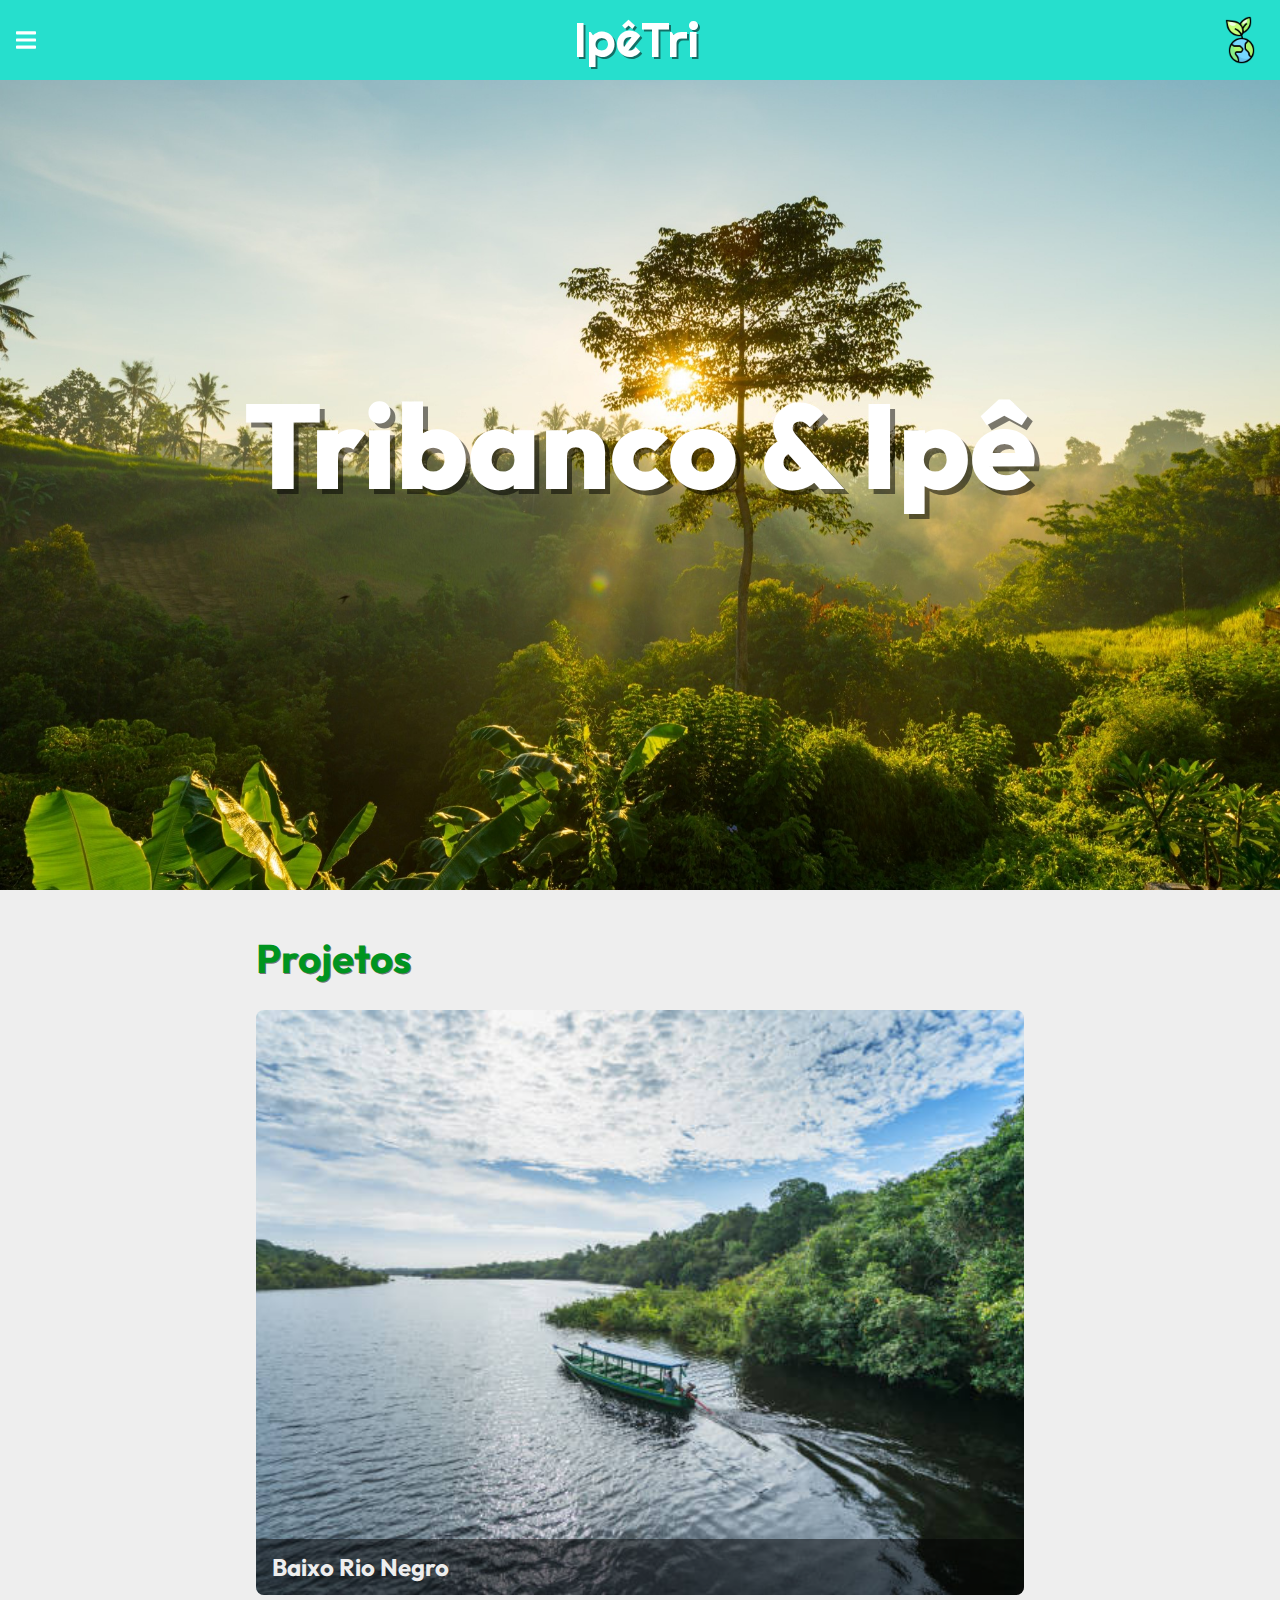
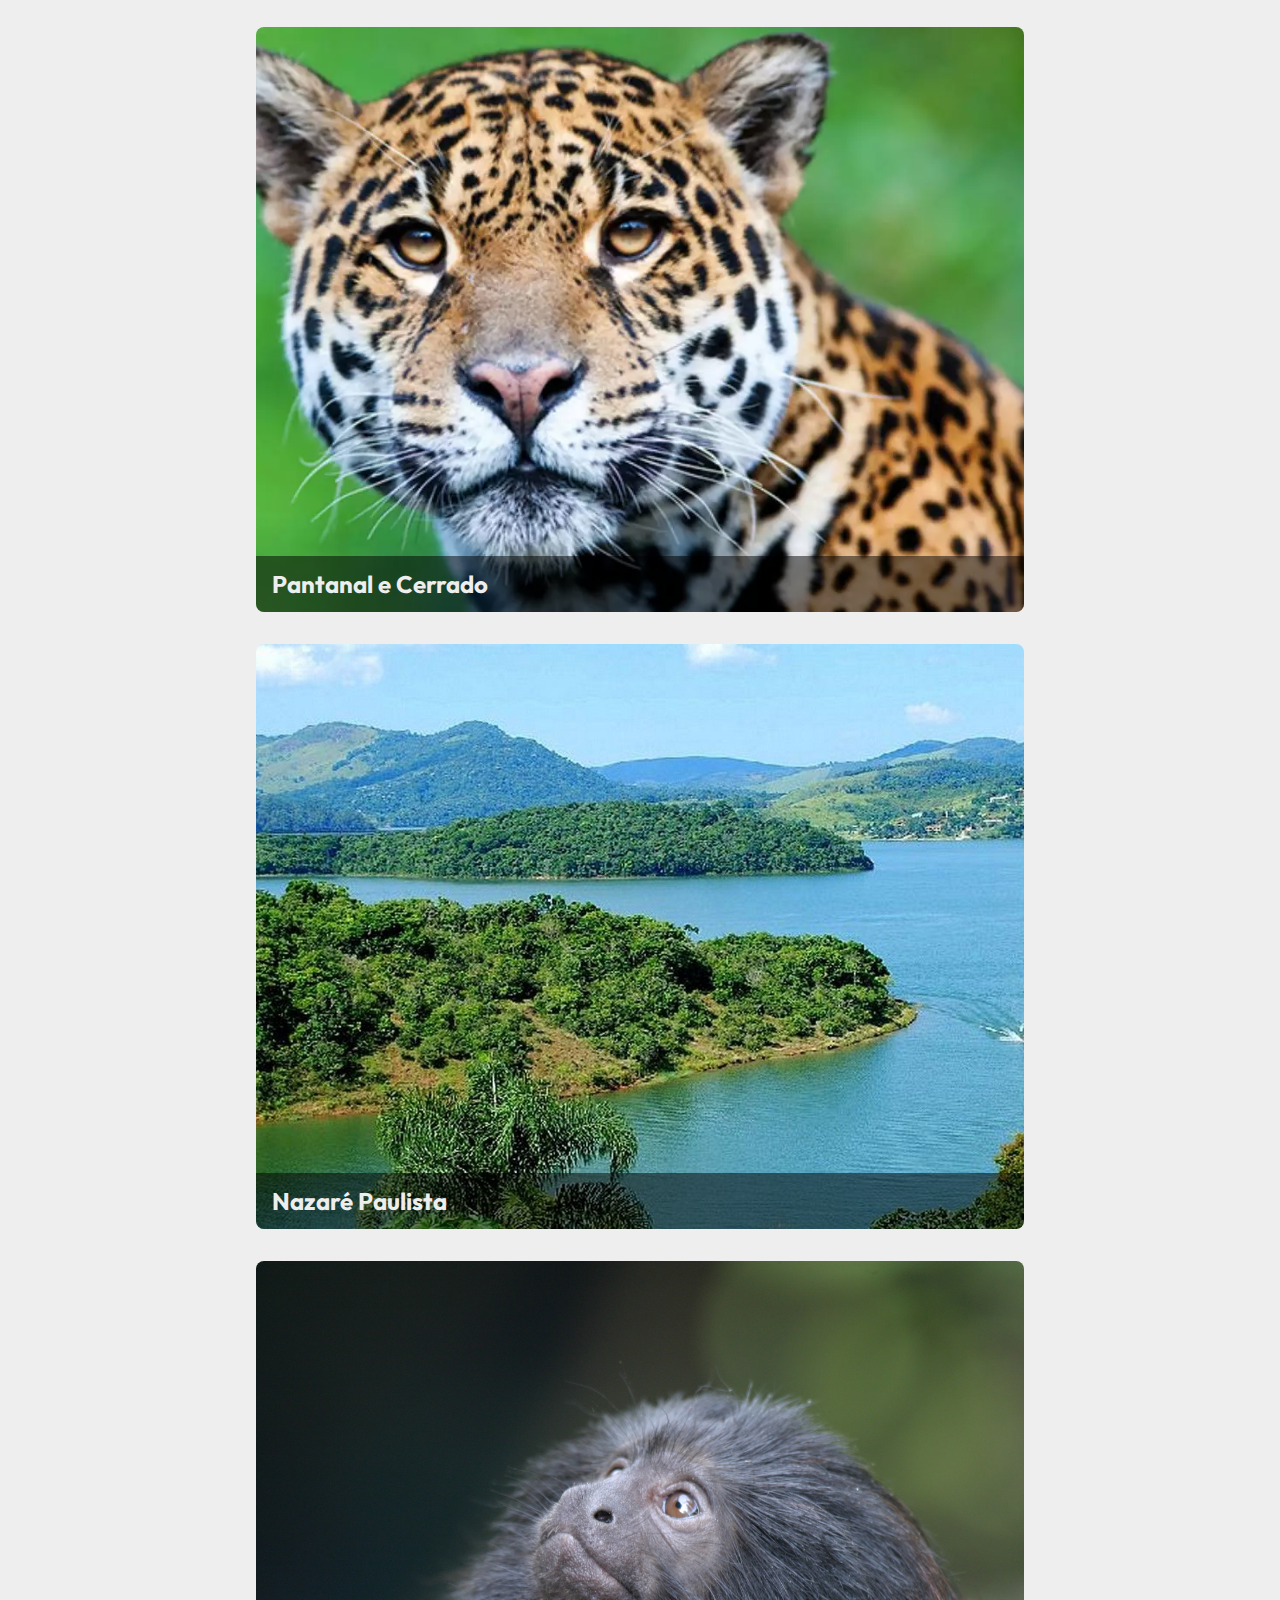
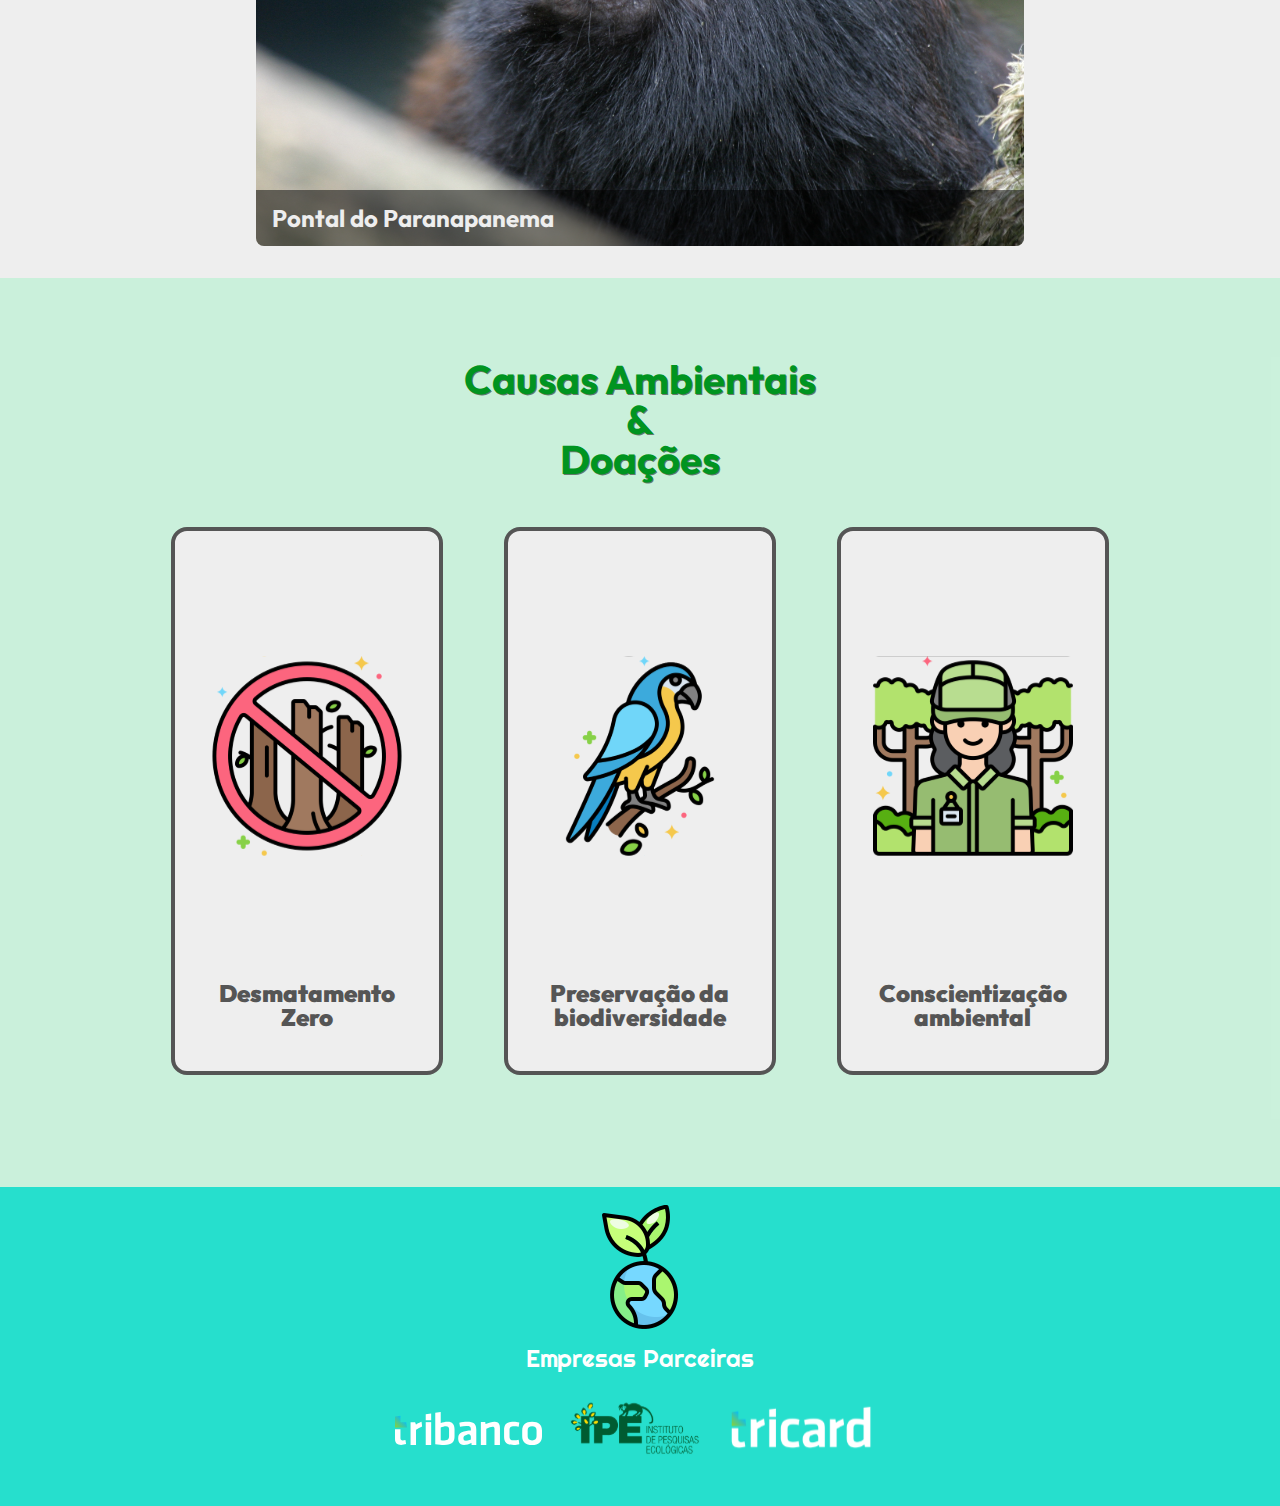
<file: projeto/index.html>
<!DOCTYPE html>
<html lang="pt-br">

<head>
    <meta charset="UTF-8">
    <meta http-equiv="X-UA-Compatible" content="IE=edge">
    <meta name="viewport" content="width=device-width, initial-scale=1.0">
    <link rel="stylesheet" href="./assets/css/reset.css">
    <link rel="stylesheet" href="./assets/css/cabecalho.css">
    <link rel="stylesheet" href="./assets/css/menu-lateral.css">
    <link rel="stylesheet" href="./assets/css/principal.css">
    <link rel="stylesheet" href="./assets/css/rodape.css">
    <link rel="shortcut icon" href="./assets/img/folha.ico">
    <link rel="preconnect" href="https://fonts.googleapis.com">
    <link rel="preconnect" href="https://fonts.gstatic.com" crossorigin>
    <link href="https://fonts.googleapis.com/css2?family=Righteous&display=swap" rel="stylesheet">
    <link rel="preconnect" href="https://fonts.googleapis.com">
    <link rel="preconnect" href="https://fonts.gstatic.com" crossorigin>
    <link href="https://fonts.googleapis.com/css2?family=Outfit&display=swap" rel="stylesheet">

    <title>IpêTri</title>
</head>

<body>
    <header class="cabecalho">
        <img src="./assets/img/icone-menu.svg" alt=" Icone de menu" class="cabecalho__icone-menu">
        <h1 class="cabecalho__titulo-principal">IpêTri</h1>
        <img src="./assets/img/logo.png" alt="Logo" class="cabecalho__logo">
    </header>
    <nav class="menu-lateral">
        <img src="./assets/img/logo.png" alt="Logo" class="menu-lateral__logo">

        <a href="#inicio" class="menu-lateral__link  menu-lateral__link--ativo">Início</a>
        <a href="#projeto" class="menu-lateral__link ">Projetos</a>
        <a href="#causas-ambientais" class="menu-lateral__link ">Causas ambientais <br> & Doações</a>
        <a href="./parceria.html" class="menu-lateral__link ">Sobre a parceria</a>
        <a href="./cadastro.html" class=" menu-lateral__link-cadastro-entrar ">Cadastrar <br>
            Entrar</a>
    </nav>

    <main class="principal">

        <input type="search" class="barra-pesquisa" placeholder="Pesquisar...">
        <section class="principal__post-principal" id="inicio">
            <a class="link" href="./parceria.html">
                <img src="./assets/img/banner-principal.jpg" alt="Imagem de uma floresta" class="banner-principal">
                <p class="titulo__post-principal">Tribanco & Ipê</p>
            </a>
        </section>
        <section class="principal__projeto" id="projeto">

            <h2 class="projeto__titulo">Projetos</h2>
            <div class="projetos">
                <div class=" projeto projeto1">
                    <img src="./assets/img/baixo-rio-negro.jpg" alt="Imagem de uma floresta"
                        class="banner-secundario banner-secundario1">
                    <p class="projeto__texto texto1">O IPÊ – Instituto de Pesquisas Ecológicas atua desde o ano 2000 na
                        região
                        Amazônica, mais especificamente na região do baixo Rio Negro, realizando projetos que visam à
                        conservação da biodiversidade e a sustentabilidade socioambiental do mosaico de unidades de
                        conservação situado nesta região, com cerca de 1,800,000 hectares, atuando nas seguintes
                        unidades: Estação Ecológica de Anavilhanas; Parques Estaduais do Rio Negro - Setor Norte e Setor
                        Sul, APA Estadual da Margem Esquerda do Rio Negro - Setor Aturiá-Apuazinho e APA Estadual da
                        Margem Direita do Rio Negro - Setor Puduari-Solimões; Reserva de Desenvolvimento Sustentável
                        Municipal do Tupé.</p>
                    <p class="titulo__post-secundario">Baixo Rio Negro</p>

                </div>
                <div class=" projeto projeto2">
                    <img src="./assets/img/pantanal-cerrado.jpg" alt="Imagem de uma onça"
                        class="banner-secundario banner-secundario2">
                    <p class="projeto__texto texto2 ">
                        O Pantanal é uma das maiores áreas de wetlands contínuas do planeta e cobre cerca de 160.000 km²
                        de planícies alagáveis de baixa altitude. A vegetação sofre influência de quatro biomas:
                        Floresta Amazônica, Cerrado (predominante), Chaco e Mata Atlântica. No bioma, o IPÊ desenvolve a
                        Iniciativa Nacional de Conservação da Anta Brasileira.
                    </p>
                    <p class="titulo__post-secundario">Pantanal e Cerrado</p>
                </div>
                <div class=" projeto projeto3">
                    <img src="./assets/img/nazare-paulista.jpg" alt="Imagem de uma rio"
                        class="banner-secundario banner-secundario3">
                    <p class="projeto__texto texto3 ">
                        A sede do IPÊ está em Nazaré Paulista, localizada a menos de 100 quilômetros de distância da
                        cidade de São Paulo. Este município destaca-se pelas belezas cênicas e naturais, além de fazer
                        parte de uma região estratégica para o uso e a conservação de recursos socio-ambientais como a
                        água e a Mata Atlântica. É nesse local que se encontram os reservatórios do Sistema Cantareira,
                        responsável pelo fornecimento de água a quase dez por cento da população brasileira. Para ajudar
                        a conservar esses recursos, o IPÊ desenvolve projetos de pesquisa e educação ambiental,
                        atrelados a ações de conservação na região. Os principais temas dos projetos desenvolvidos em
                        Nazaré são: restauração de áreas de Mata Atlântica, conservação de mamíferos silvestres,
                        serviços ecossistêmicos e negócios sustentáveis.
                    </p>
                    <p class="titulo__post-secundario">Nazaré Paulista</p>
                </div>

                <div class=" projeto projeto4">
                    <img src="./assets/img/pontal-do-pararema.jpg" alt="Imagem de uma floresta"
                        class="banner-secundario banner-secundario4">
                    <p class="projeto__texto texto4 ">Em 1942, foi criada a "Grande Reserva do Pontal do Paranapanema",
                        localizada no extremo oeste do Estado de São Paulo, para proteger 247 mil hectares de florestas.
                        Porém, nos anos seguintes, essa unidade de conservação foi submetida a um intenso processo de
                        fragmentação florestal associado a conflitos fundiários e ocupações de terras por grandes
                        fazendeiros.</p>
                    <p class="titulo__post-secundario">Pontal do Paranapanema</p>
                </div>
            </div>
        </section>
        <section class="projeto__causas-ambientais">
            <h2 class="causas-ambientais__titulo" id="causas-ambientais">Causas Ambientais<br> & <br> Doações</h2>
            <div class="causas-ambientais">
                <div class=" causa-ambiental desmatamento ">
                    <img src="./assets/img/desmatamento.svg" alt="Imagem de uma floresta"
                        class="causas-ambientais__imagem desmatamento__img">
                    <h3 class="titulo__imagem desmatamento__titulo">Desmatamento Zero</h3>
                </div>
                <div class="desmatamento__doacao displaynone">
                    <p class="desmatamento__texto ">Uma das maiores ameaças ao meio ambiente é o desmatamento
                        e a
                        degradação das florestas. No Brasil, esta situação é particularmente preocupante, já que a
                        Amazônia — que concentra boa parte das nossas maiores riquezas naturais — tem árvores derrubadas
                        diariamente. Estima-se que, por ano, ocorra a perda de 5 mil quilômetros quadrados da floresta.
                        Se nada for feito, no fim do século só terá restado metade da floresta amazônica que conhecemos
                        hoje.
                        <br><br>
                        Entre as consequências do desmatamento, destaque para a perda da
                        biodiversidade e para as mudanças climáticas. Segundo especialistas, a seca enfrentada pela
                        região sudeste brasileira nos últimos anos é reflexo do crescente desmatamento da Amazônia, que
                        influencia na evaporação de água e nas chuvas que ocorrem nos estados da região.
                    </p>
                    <a href="./perfil.html" class="botao-link"> <button type="button" class="desmatamento__botao ">Doe
                            agora para essa causa</button> </a>
                </div>
                <div class="causa-ambiental preservacao">
                    <img src="./assets/img/arara.svg" alt="Imagem de uma floresta"
                        class="causas-ambientais__imagem preservacao__img">
                    <h3 class="titulo__imagem preservacao__titulo ">Preservação da biodiversidade</h3>
                </div>
                <div class="preservacao__doacao displaynone">
                    <p class="preservacao__texto ">Preservação do meio ambiente refere-se ao conjunto de práticas que
                        visam proteger a natureza das ações que provocam danos ao meio ambiente.
                        <br><br>
                        Devido ao atual modelo econômico, baseado em elevados níveis de consumo, o ser humano tem
                        causado inúmeros prejuízos para a flora e fauna no planeta, ocasionando desequilíbrios
                        ambientais irreversíveis.
                    </p>
                    <a href="./perfil.html" class="botao-link"><button type="button" class="preservacao__botao ">Doe
                            agora para essa causa</button></a>
                </div>
                <div class=" causa-ambiental concientizacao">
                    <img src="./assets/img/concientizacao.svg" alt="Imagem de uma floresta"
                        class="causas-ambientais__imagem concientizacao__img">
                    <h3 class="titulo__imagem concientizacao__titulo">Conscientização ambiental</h3>
                </div>
                <div class="concientizacao__doacao displaynone">
                    <p class="concientizacao__texto">Nosso planeta está passando por alterações climáticas muito
                        sérias. Recursos naturais importantes estão se esgotando e desastres ecológicos, como o
                        derramamento de óleo na costa brasileira, têm sido cada vez mais frequentes. Tudo isso devido à
                        ação do ser humano. Por isso, hoje em dia, ter consciência ambiental é uma obrigatoriedade.
                        <br><br>
                        Afinal de contas, precisamos entender por que esses fenômenos acontecem e de que forma podemos
                        ajudar a resolver o problema.
                    </p>
                    <a href="./perfil.html" class="botao-link"><button type="button" class="concientizacao__botao ">Doe
                            agora para essa causa</button></a>
                </div>
        </section>
    </main>
    <footer class="rodape">
        <img src="./assets/img/logo.png" alt="Logo IpêTri">
        <h2 class="empresas__titulo">Empresas Parceiras</h2>
        <div class="empresas">
            <img src="./assets/img/logo-branco-tribanco.svg" alt="Logo Tribanco" class="rodape__logo-empresa">
            <img src="./assets/img/logo-ipe.svg" alt="Logo Ipê" class="rodape__logo-empresa">
            <img src="./assets/img/logo-branco-tricard.svg" alt="Logo Tricard" class="rodape__logo-empresa">
        </div>
    </footer>
    <script src="./assets/JS/menu-lateral.js"></script>
    <script src="./assets/JS/projetos.js"></script>
    <script src="./assets/JS/causas-doacoes.js"></script>
</body>

</html>
</file>
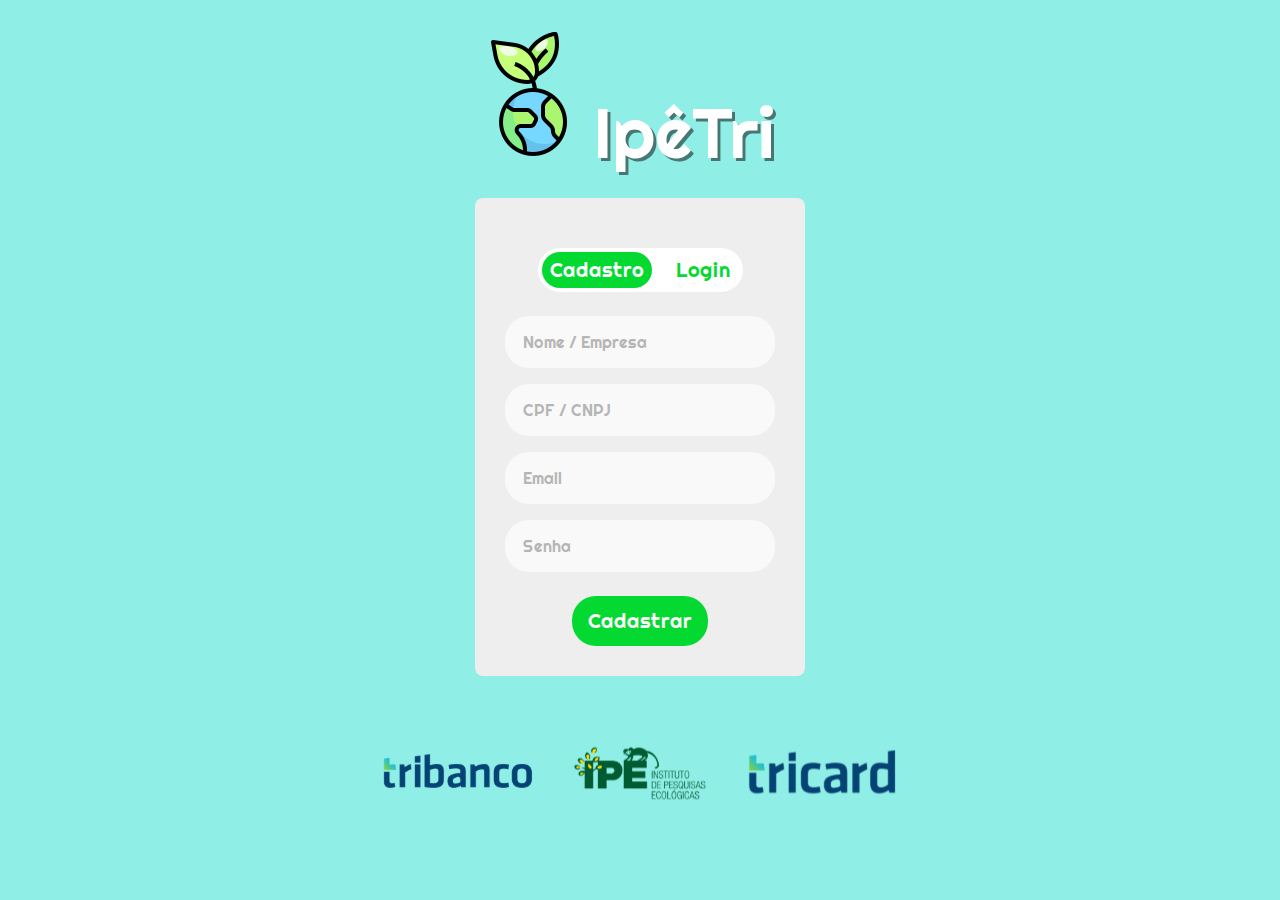
<file: projeto/cadastro.html>
<!DOCTYPE html>
<html lang="en">

<head>
    <meta charset="UTF-8">
    <meta http-equiv="X-UA-Compatible" content="IE=edge">
    <meta name="viewport" content="width=device-width, initial-scale=1.0">
    <link rel="stylesheet" href="./assets/css/reset.css">
    <link rel="stylesheet" href="./assets/css/cadastro.css">
    <link rel="shortcut icon" href="./assets/img/folha.ico">
    <link rel="preconnect" href="https://fonts.googleapis.com">
    <link rel="preconnect" href="https://fonts.gstatic.com" crossorigin>
    <link href="https://fonts.googleapis.com/css2?family=Righteous&display=swap" rel="stylesheet">

    <title>Cadastro</title>
</head>

<body class="corpo">
    <header>
        <div class="logo">
            <img src="./assets/img/logo.png" alt="Logo" class="logo__imagem">
            <h1 class="logo__titulo-principal">IpêTri</h1>
        </div>
    </header>
    <main class="principal">

        <section class="cartao">
            <div class="fundo-titulo">
                <div class="cartao-titulo">
                    <h2 class="cartao__titulo cadastro cartao__titulo-ativo ">Cadastro</h2>
                    <a href="./login.html">
                        <h2 class="cartao__titulo ">Login</h2>
                    </a>
                </div>
            </div>
            <form class="formulario">
                <fieldset>
                    <div class="input-container">
                        <input name="nome" id="nome" class="input" type="text" placeholder="Nome / Empresa" required>
                    </div>
                    <div class="input-container">
                        <input name="cpf" id="cpf" class="input" type="text" placeholder="CPF / CNPJ">
                    </div>
                    <div class="input-container">
                        <input name="email" id="email" class="input" type="email" placeholder="Email" required>
                    </div>
                    <div class="input-container">
                        <input name="senha" id="senha" class="input" type="password" placeholder="Senha" required>
                    </div>
                </fieldset>

                <button type="submit" class="botao botao-enviar" >Cadastrar</button>
            </form>
        </section>
    </main>
    <footer class="rodape">
        <img src="./assets/img/logo-tribanco.svg" alt="Logo Tribanco" class="rodape__logo">

        <img src="./assets/img/logo-ipe.svg" alt="Logo Ipê" class="rodape__logo">
        <img src="./assets/img/logo-tricard.svg" alt="Logo Tribanco" class="rodape__logo">
    </footer>
    <script src="./assets/JS/localStorage.js"></script>
</body>


</html>
</file>
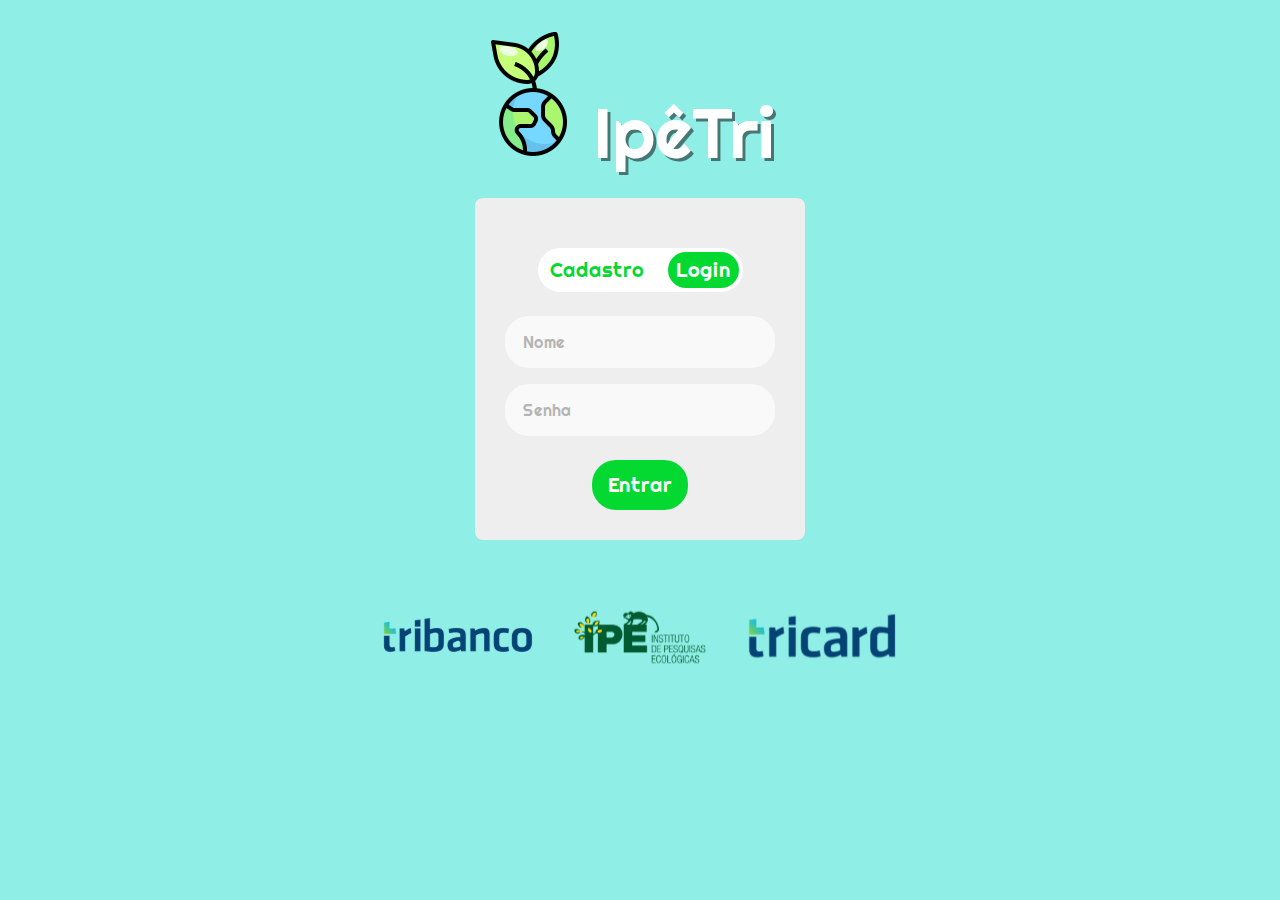
<file: projeto/login.html>
<!DOCTYPE html>
<html lang="en">

<head>
    <meta charset="UTF-8">
    <meta http-equiv="X-UA-Compatible" content="IE=edge">
    <meta name="viewport" content="width=device-width, initial-scale=1.0">
    <link rel="stylesheet" href="./assets/css/reset.css">
    <link rel="stylesheet" href="./assets/css/login.css">
    <link rel="shortcut icon" href="./assets/img/folha.ico">
    <link rel="preconnect" href="https://fonts.googleapis.com">
    <link rel="preconnect" href="https://fonts.gstatic.com" crossorigin>
    <link href="https://fonts.googleapis.com/css2?family=Righteous&display=swap" rel="stylesheet">

    <title>Login</title>
</head>

<body class="corpo">
    <header>
        <div class="logo">
            <img src="./assets/img/logo.png" alt="Logo" class="logo__imagem">
            <h1 class="logo__titulo-principal">IpêTri</h1>
        </div>
    </header>
    <main class="principal">

        <section class="cartao">
            <div class="fundo-titulo">
                <div class="cartao-titulo">
                    <a href="./cadastro.html">
                        <h2 class="cartao__titulo cadastro  ">Cadastro</h2>
                    </a>
                    <h2 class="cartao__titulo cartao__titulo-ativo ">Login</h2>
                </div>
            </div>
            <form class="formulario">
                <fieldset>
                    <div class="input-container">
                        <input name="nome" id="nome" class="input" type="text" placeholder="Nome" required>
                    </div>
                    <div class="input-container">
                        <input name="senha" id="senha" class="input" type="password" placeholder="Senha" required>
                    </div>
                </fieldset>
                <button class="botao ">Entrar</button>
            </form>
        </section>
    </main>
    <footer class="rodape">
        <img src="./assets/img/logo-tribanco.svg" alt="Logo Tribanco" class="rodape__logo">
        <img src="./assets/img/logo-ipe.svg" alt="Logo Ipê" class="rodape__logo">
        <img src="./assets/img/logo-tricard.svg" alt="Logo Tribanco" class="rodape__logo">
    </footer>
</body>

</html>
</file>
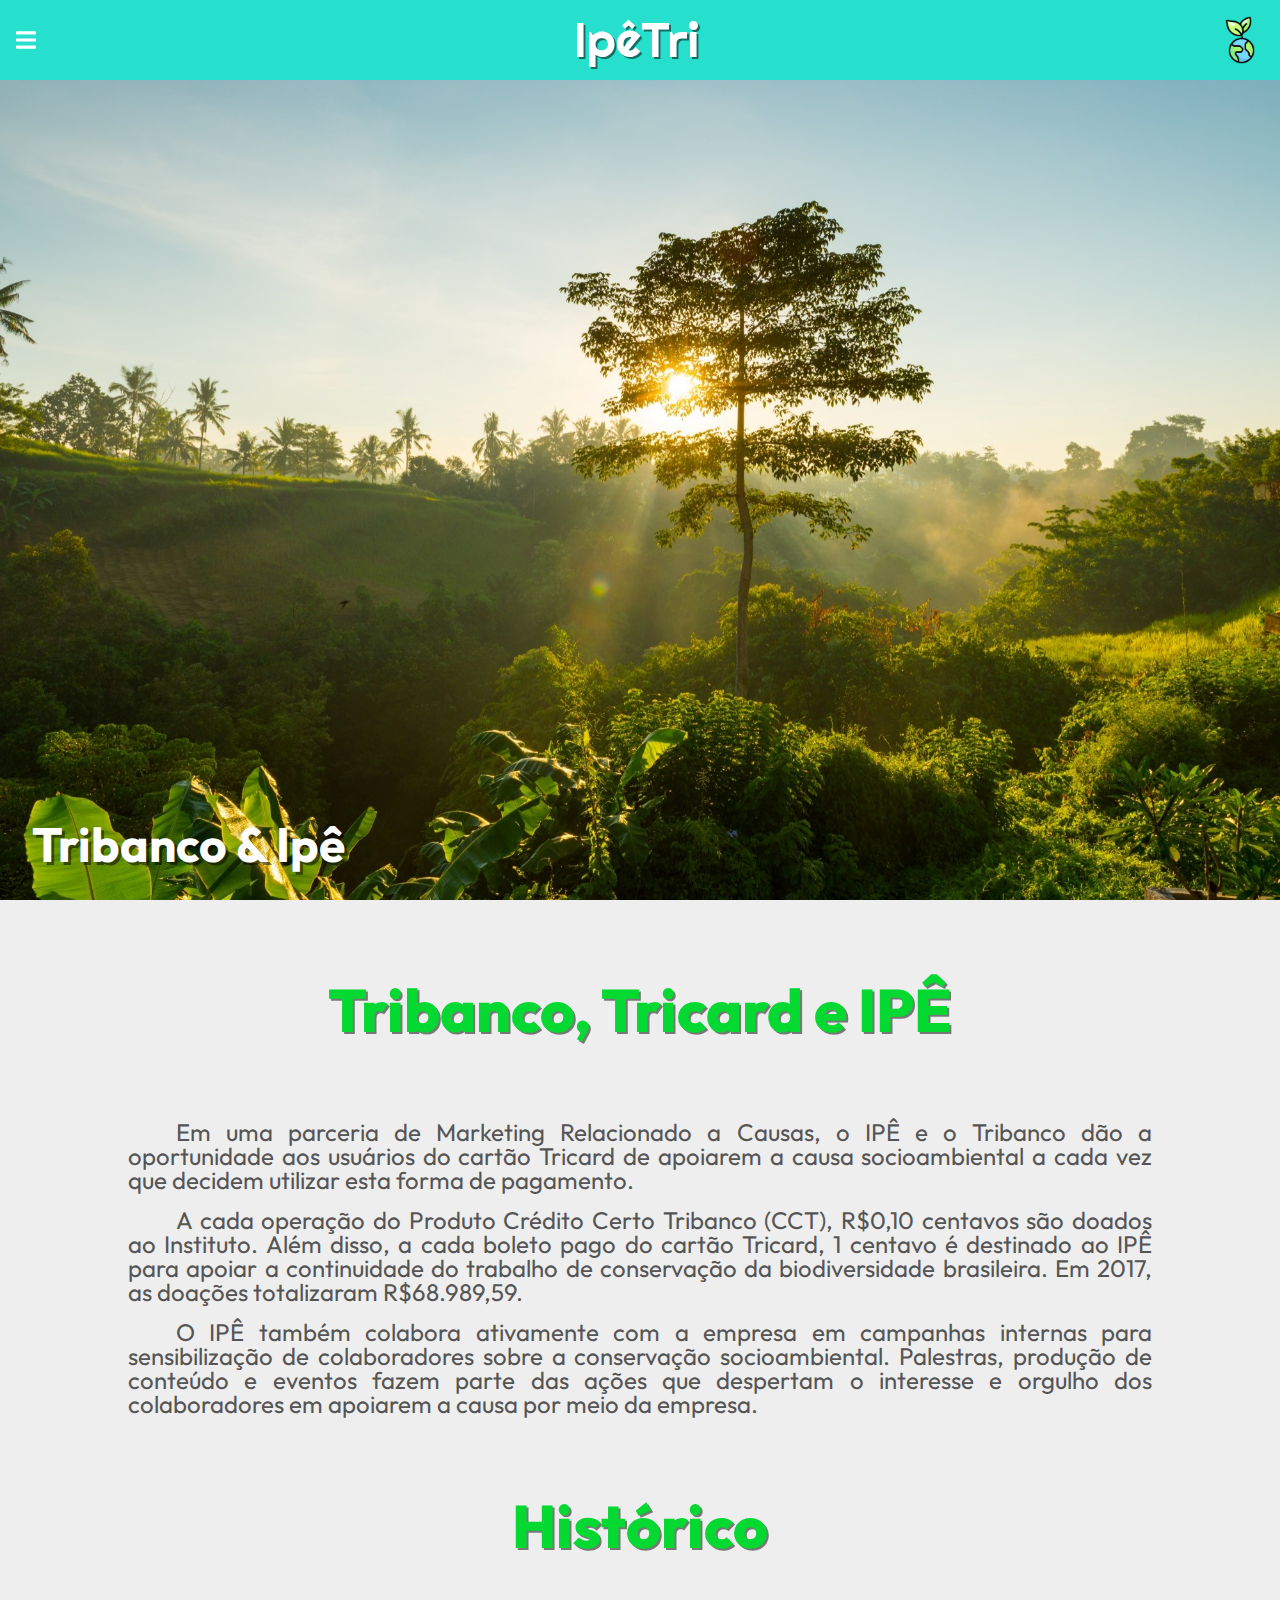
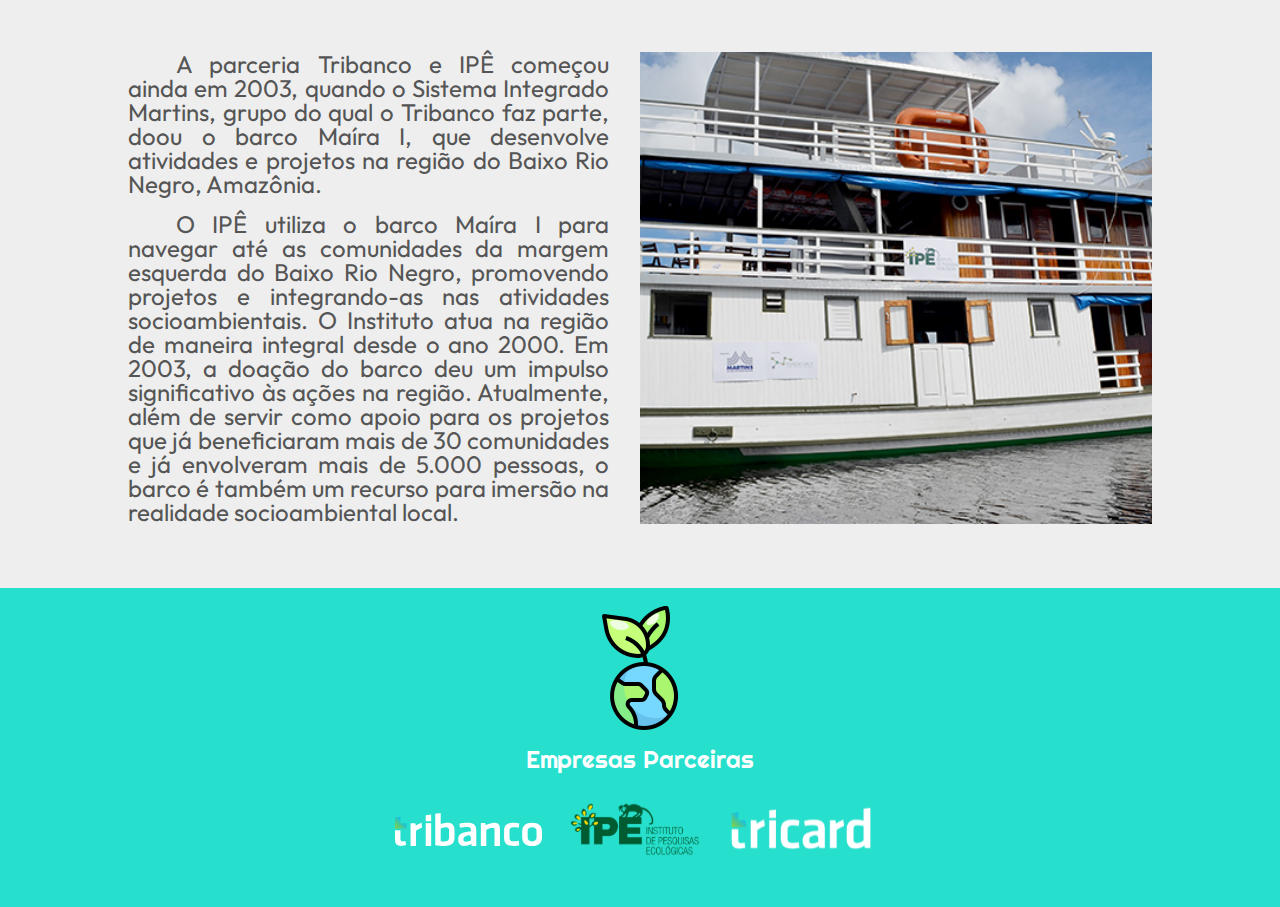
<file: projeto/parceria.html>
<!DOCTYPE html>
<html lang="pt-br">

<head>
    <meta charset="UTF-8">
    <meta http-equiv="X-UA-Compatible" content="IE=edge">
    <meta name="viewport" content="width=device-width, initial-scale=1.0">
    <link rel="stylesheet" href="./assets/css/reset.css">
    <link rel="stylesheet" href="./assets/css/cabecalho.css">
    <link rel="stylesheet" href="./assets/css/menu-lateral.css">
    <link rel="stylesheet" href="./assets/css/parceria.css">
    <link rel="stylesheet" href="./assets/css/rodape.css">
    <link rel="shortcut icon" href="./assets/img/folha.ico">
    <link rel="preconnect" href="https://fonts.googleapis.com">
    <link rel="preconnect" href="https://fonts.gstatic.com" crossorigin>
    <link href="https://fonts.googleapis.com/css2?family=Righteous&display=swap" rel="stylesheet">
    <link rel="preconnect" href="https://fonts.googleapis.com">
    <link rel="preconnect" href="https://fonts.gstatic.com" crossorigin>
    <link href="https://fonts.googleapis.com/css2?family=Outfit&display=swap" rel="stylesheet">

    <title>Sobre a parceria</title>
</head>

<body>
    <header class="cabecalho">
        <img src="./assets/img/icone-menu.svg" alt=" Icone de menu" class="cabecalho__icone-menu">
        <h1 class="cabecalho__titulo-principal">IpêTri</h1>
        <img src="./assets/img/logo.png" alt="Logo" class="cabecalho__logo">
    </header>
    <nav class="menu-lateral">
        <img src="./assets/img/logo.png" alt="Logo" class="menu-lateral__logo">

        <a href="./index.html" class="menu-lateral__link  ">Início</a>


        <a href="./cadastro.html" class=" menu-lateral__link-cadastro-entrar ">Cadastrar <br>
            Entrar</a>
    </nav>

    <main class="principal">

        <section class="principal__banner-parceria">
            <img src="./assets/img/banner-principal.jpg" alt="Imagem de uma floresta" class="banner-principal">
            <h2 class="titulo__post-principal">Tribanco & Ipê</h2>
        </section>
        <section class="artigo">
            <h2 class="artigo__titulo">Tribanco, Tricard e IPÊ</h2>
            <p class="artigo__texto"> Em uma parceria de Marketing Relacionado a Causas, o IPÊ e o Tribanco dão a
                oportunidade aos usuários do
                cartão Tricard de apoiarem a causa socioambiental a cada vez que decidem utilizar esta forma de
                pagamento.</p>
            <p class="artigo__texto"> A cada operação do Produto Crédito Certo Tribanco (CCT), R$0,10 centavos são
                doados ao Instituto. Além
                disso, a cada boleto pago do cartão Tricard, 1 centavo é destinado ao IPÊ para apoiar a continuidade do
                trabalho de conservação da biodiversidade brasileira. Em 2017, as doações totalizaram R$68.989,59.</p>
            <p class="artigo__texto"> O IPÊ também colabora ativamente com a empresa em campanhas internas para
                sensibilização de colaboradores
                sobre a conservação socioambiental. Palestras, produção de conteúdo e eventos fazem parte das ações que
                despertam o interesse e orgulho dos colaboradores em apoiarem a causa por meio da empresa.</p>

            <h2 class="artigo__titulo">Histórico</h2>
            <div class="historico">
                <div class="historico__texto">
                    <p class="artigo__texto">A parceria Tribanco e IPÊ começou ainda em 2003, quando o Sistema Integrado
                        Martins, grupo do qual o
                        Tribanco faz parte, doou o barco Maíra I, que desenvolve atividades e projetos na região do
                        Baixo Rio
                        Negro,
                        Amazônia.</p>

                    <p class="artigo__texto">O IPÊ utiliza o barco Maíra I para navegar até as comunidades da margem
                        esquerda do
                        Baixo Rio Negro,
                        promovendo projetos e integrando-as nas atividades socioambientais. O Instituto atua na região
                        de
                        maneira
                        integral desde o ano 2000. Em 2003, a doação do barco deu um impulso significativo às ações na
                        região.
                        Atualmente, além de servir como apoio para os projetos que já beneficiaram mais de 30
                        comunidades e já
                        envolveram mais de 5.000 pessoas, o barco é também um recurso para imersão na realidade
                        socioambiental
                        local.
                    </p>
                </div>
                <img src="./assets/img/barco-maira-I.jpg" alt="Barco" class="historico__imagem">
            </div>
        </section>
    </main>
    <footer class="rodape">
        <img src="./assets/img/logo.png" alt="Logo IpêTri">
        <h2 class="empresas__titulo">Empresas Parceiras</h2>
        <div class="empresas">
            <img src="./assets/img/logo-branco-tribanco.svg" alt="Logo Tribanco" class="rodape__logo-empresa">
            <img src="./assets/img/logo-ipe.svg" alt="Logo Ipê" class="rodape__logo-empresa">
            <img src="./assets/img/logo-branco-tricard.svg" alt="Logo Tricard" class="rodape__logo-empresa">
        </div>
    </footer>
    <script src="./assets/JS/menu-lateral.js"></script>
</body>

</html>
</file>
<file: projeto/assets/css/cabecalho.css>
.cabecalho {
    align-items: center;
    background-color: rgba(31, 222, 203, 0.97);
    display: flex;
    justify-content: space-between;
    padding: 16px;
    position: fixed;
    width: calc(100% - 32px);
    z-index: 3;
}

.cabecalho__logo {
    height: 48px;
}

.cabecalho__titulo-principal {
    font-family: 'Righteous', cursive;
    color: #FFFFFF;
    font-size: 32px;
    text-shadow: 2px 2px rgba(0, 0, 0, 0.5);
}

.cabecalho__icone-menu {
    margin-right: 20px;
    cursor: pointer;
}

.cabecalho__icone-seta {
    width: 24px;
}

.usuario {
    display: flex;
    flex-direction: row;
    align-items: center;
}

.usuario__nome {
    font-family: 'Righteous', cursive;
    color: #FFFFFF;
    font-size: 24px;
    text-shadow: 2px 2px rgba(0, 0, 0, 0.5);
}

@media screen and (min-width:1024px) {

    .cabecalho__titulo-principal {
        font-size: 48px;

    }


}
</file>
<file: projeto/assets/css/menu-lateral.css>
.menu-lateral {
    display: none;
}

.menu-lateral--ativo {
    display: flex;
    flex-direction: column;
    background-color: rgba(31, 222, 203, 0.40);
    border-radius: 16px;
    width: 60vw;
    height: 100vh;
    position: fixed;
    top: 80px;
    z-index: 2;

}

.menu-lateral__logo {
    width: 100px;
    align-self: center;
    padding: 16px 0 30px 0;
}

.menu-lateral__link {
    height: 64px;
    text-decoration: none;
    font-family: 'Righteous', cursive;
    color: #FFFFFF;
    font-size: 20px;
    padding-left: 64px;
    display: flex;
    align-items: center;
    text-shadow: 1px 1px rgba(0, 0, 0, 0.5);
    text-align: center;

}

.menu-lateral__link-cadastro-entrar {
    background-color: #FFFFFF;
    color: rgba(31, 222, 203, 0.97);
    border-radius: 24px;
    padding: 8px 48px;
    display: flex;
    align-self: center;
    height: 40px;
    z-index: 2;
    margin: 24px 0;
    text-align: center;
    line-height: 1.2;
    text-decoration: none;
    font-family: 'Righteous', cursive;
    text-shadow: 1px 1px rgba(0, 0, 0, 0.5);
    font-size: 20px;



}

.menu-lateral__link:hover, .menu-lateral__link:active, .menu-lateral__link:focus {
    color: rgba(31, 222, 203, 0.97);
    background-color: #FFFFFF;
    padding-left: 56px;
    border-left: 8px solid rgba(31, 222, 203, 0.97);
}

@media screen and (min-width:1024px) {

    .menu-lateral--ativo {
        width: 20vw;
        height: 90vh;
    }


}
</file>
<file: projeto/assets/css/principal.css>
.principal {
    background-color: #EEE;
}

.barra-pesquisa {
    top: 80px;
    position: relative;
    width: calc(100% - 32px);
    height: 50px;
    margin: 16px;
    border-radius: 24px;
    background-color: #FFFFFF;
    border: none;
    outline: none;
    border-left: 16px solid transparent;
    border-right: 16px solid transparent;
    font-family: 'Righteous', cursive;
    font-size: 16px;
}

.principal__post-principal {
    display: flex;

}

.link {
    width: 100%;
    display: flex;
    justify-content: center;


}

.projeto {
    display: flex;
    width: 100%;
    cursor: pointer;

}

.banner-secundario-ativo {
    opacity: 60%;
    transition: 300ms;
}

.banner-principal {
    object-fit: cover;
    width: 100%;
    height: 90vh;
    top: 90px;
    position: relative;

}

.titulo__post-principal {
    font-family: 'Outfit', sans-serif;
    font-size: 80px;
    border-top: 80px solid transparent;
    font-weight: 800;
    color: #FFFFFF;
    position: absolute;
    margin: auto 0;
    align-self: center;
    text-align: center;
    text-shadow: 5px 5px rgba(0, 0, 0, 0.5);
}

.projeto {
    display: flex;
    justify-content: center;
    margin-bottom: 32px;
}

.projeto__texto {
    display: none;
}

.projeto__texto-ativo {
    display: flex;
    position: absolute;
    margin: 8px;
    font-family: 'Outfit', sans-serif;
    text-align: justify;
    font-size: 14px;
    line-height: 1.5;
    text-justify: distribute;
    padding: 16px;
    align-self: flex-start;
    text-shadow: 1px 1px rgba(0, 0, 0, 0.5);


}

.projeto__titulo {
    margin: 48px 0 32px 0;
    border-top: 80px solid transparent;
}


.projeto__titulo, .causas-ambientais__titulo {

    font-family: 'Outfit', sans-serif;
    font-size: 40px;
    font-weight: bold;
    color: #009420;
    padding: 0 16px;
    align-self: end;
    text-shadow: 1px 1px rgba(0, 0, 0, 0.5);
}

.causas-ambientais__titulo {
    margin: 0 0 32px 0;
    text-align: center;
    border-top: 80px solid transparent;
}

.banner-secundario {
    object-fit: cover;
    width: calc(100% - 32px);
    height: 70vh;
    border-radius: 8px;
    cursor: pointer;

}

.titulo__post-secundario {
    font-family: 'Outfit', sans-serif;
    font-size: 24px;
    font-weight: 700;
    color: #EEE;
    position: absolute;
    padding: 16px;
    align-self: end;
    background-color: rgba(0, 0, 0, 0.5);
    width: calc(100% - 64px);
    border-radius: 0 0 8px 8px;
    justify-self: center;


}

.projeto__causas-ambientais {
    background-color: rgba(0, 255, 115, 0.15);
    height: 100%;
    padding: 1px 16px 64px 16px;
}

.causas-ambientais {
    display: flex;
    flex-direction: column;
    align-items: center;

    padding: 16px auto;

}

.causas-ambientais__imagem {
    width: 70%;
    height: 80%;
    align-self: middle;
    padding: 0 auto;
    height: 50vh;
    border-radius: 8px;

}

.causa-ambiental {
    border: 4px solid #555;
    padding: 32px;
    border-radius: 16px;
    display: flex;
    flex-direction: column;
    align-items: center;

    width: 60%;
    background-color: #EEE;
    margin-bottom: 32px;
    height: 60vh;
    cursor: pointer;
}

.causa-ambiental:hover {

    transform: scale(1.05);
    transition: 300ms;

}

.titulo__imagem {
    font-family: 'Outfit', sans-serif;
    font-weight: 900;
    color: #555;
    font-size: 24px;
    text-align: center;
    margin-bottom: 16px;
}

.desmatamento__texto, .preservacao__texto, .concientizacao__texto {
    margin: 0 64px;
    font-family: 'Outfit', sans-serif;
    text-align: justify;
    color: #555;
    font-size: 24px;


}

.desmatamento__doacao, .preservacao__doacao, .concientizacao__doacao {
    display: flex;
    flex-direction: column;
}

.botao-link {

    display: flex;
    justify-content: center;



}

.desmatamento__botao, .preservacao__botao, .concientizacao__botao {

    font-family: 'Outfit', sans-serif;
    border: none;
    border-radius: 24px;
    padding: 16px;
    color: #04D932;
    font-size: 24px;
    font-weight: 700;
    cursor: pointer;
    margin: 24px 0;
    width: 85%;




}

.desmatamento__botao:hover, .preservacao__botao:hover, .concientizacao__botao:hover {
    transition: 500ms;
    background-color: #04D932;
    color: #EEE;
}


@media screen and (min-width:768px) {
    .projeto__texto-ativo {
        font-size: 16px;
    }
}



@media screen and (min-width:1024px) {
    .titulo__post-principal {
        font-size: 120px;

    }

    .projeto__titulo {
        margin-left: calc(20% - 16px);
    }

    .banner-principal {
        top: 80px;
    }

    .banner-secundario {
        width: 100%;
        height: 65vh;
    }

    .titulo__post-secundario {

        width: calc(60% - 32px);
    }


    .barra-pesquisa {
        display: none;
    }

    .projeto {
        width: 60%;
        justify-content: center;



    }

    .projetos {
        display: flex;
        flex-wrap: wrap;
        justify-content: center;
    }

    .projeto__texto-ativo {

        margin: 32px 21%;
        font-size: 20px;
        line-height: 1.5;
        padding: 0 16px;


    }

    .causas-ambientais {
        display: flex;
        flex-direction: row;
        justify-content: space-around;
        align-items: flex-start;

        padding: 16px 10%;

    }

    .causas-ambientais__imagem {
        width: 100%;
        height: 80%;
        align-self: middle;
        padding: 0 auto;
        height: 50vh;
        border-radius: 8px;

    }

    .causa-ambiental {
        border: 4px solid #555;

        padding: 0 32px;
        border-radius: 16px;
        display: flex;
        flex-direction: column;

        width: 20%;
        background-color: #EEE;

    }

    .botao-link {
        align-self: flex-end;
        width: 40%;
        margin: 12px 32px;
    }

}

.alinhaDireita {
    justify-content: flex-start;
}

.displaynone {
    display: none;
}

.displayflex {
    display: flex;
}
</file>
<file: projeto/assets/css/rodape.css>
.rodape {
    display: flex;
    width: calc(100% - 32px);
    flex-direction: column;
    align-items: center;
    justify-items: center;
    background-color: rgba(31, 222, 203, 0.97);
    padding: 16px;
}

.empresas__titulo {
    margin-top: 16px;
    font-family: 'Righteous', cursive;
    color: #FFFFFF;
    font-size: 24px;
}

.rodape__logo-empresa {

    width: 150px;
    height: 100px;
    max-width: 29%;
    padding: 0 8px;
    margin: 8px 0;
}
</file>
<file: projeto/assets/css/cadastro.css>
.corpo {
    background-color: rgba(31, 222, 203, 0.50);

}

.principal {
    display: flex;
    align-items: center;
    flex-direction: column;
}

.logo__imagem {
    width: 128px;
}

.logo {
    display: flex;
    justify-content: center;
    align-items: baseline;
    margin: 30px 40px 30px 0;
}

.logo__titulo-principal {
    font-family: 'Righteous', cursive;
    color: #FFFFFF;
    font-size: 70px;
    text-shadow: 3px 3px rgba(0, 0, 0, 0.5);
}

.cartao {
    background-color: #EEEEEE;
    padding: 30px;
    border-radius: 8px;
    display: flex;
    flex-direction: column;
    align-items: center;
}





.cartao-titulo {
    display: flex;
    padding: 4px;

    justify-content: space-between;
}

a {
    text-decoration: none;
}

.cartao__titulo {

    font-family: 'Righteous', cursive;
    font-size: 20px;
    color: #04D932;
    padding: 8px;

}

.cartao__titulo-ativo {
    margin-right: 16px;
    background-color: #04D932;
    color: #FFFFFF;
    border-radius: 24px;
}

.fundo-titulo {
    background-color: #FFFFFF;
    border-radius: 24px;
    margin-top: 20px;
    margin-bottom: 8px;
}

.formulario {
    display: flex;
    flex-direction: column;
}

.input-container {
    margin-top: 16px;


}

.input-container input {
    height: 50px;
    width: 250px;
    border: none;
    outline: none;
    border-radius: 24px;
    border-left: 16px solid transparent;
    font-family: 'Righteous', cursive;
    font-size: 16px;
    opacity: 70%;

}

.input-container input::placeholder {

    font-family: 'Righteous', cursive;
    font-size: 16px;
    opacity: 70%;

}

.link__botao {
    display: flex;
    justify-content: center;
}

.botao {
    margin-top: 24px;
    height: 50px;
    align-self: center;
    border: none;
    outline: none;
    border-radius: 24px;
    font-family: 'Righteous', cursive;
    font-size: 20px;
    color: #FFFFFF;
    padding: 8px 16px;
    background-color: #04D932;

}

.rodape {
    display: flex;
    align-items: center;
    justify-content: center;

}

.rodape__logo {
    width: 150px;
    max-width: 25%;
    height: 100px;
    padding: 16px;
    margin: 32px 0 24px 0;
}
</file>
<file: projeto/assets/css/login.css>
.corpo {
    background-color: rgba(31, 222, 203, 0.50);

}

.principal {
    display: flex;
    align-items: center;
    flex-direction: column;
}

.logo__imagem {
    width: 128px;
}

.logo {
    display: flex;
    justify-content: center;
    align-items: baseline;
    margin: 30px 40px 30px 0;
}

.logo__titulo-principal {
    font-family: 'Righteous', cursive;
    color: #FFFFFF;
    font-size: 70px;
    text-shadow: 3px 3px rgba(0, 0, 0, 0.5);
}

.cartao {
    background-color: #EEEEEE;
    padding: 30px;
    border-radius: 8px;
    display: flex;
    flex-direction: column;
    align-items: center;
}



.cartao-titulo {
    display: flex;
    padding: 4px;

    justify-content: space-between;
}

a {
    text-decoration: none;
}

.cartao__titulo {

    font-family: 'Righteous', cursive;
    font-size: 20px;
    color: #04D932;
    padding: 8px;

}

.cartao__titulo-ativo {
    margin-left: 16px;
    background-color: #04D932;
    color: #FFFFFF;
    border-radius: 24px;
}

.fundo-titulo {
    background-color: #FFFFFF;
    border-radius: 24px;
    margin-top: 20px;
    margin-bottom: 8px;
}

.formulario {
    display: flex;
    flex-direction: column;
}

.input-container {
    margin-top: 16px;

}

.input-container input {
    height: 50px;
    width: 250px;
    border: none;
    outline: none;
    border-radius: 24px;
    border-left: 16px solid transparent;
    font-family: 'Righteous', cursive;
    font-size: 16px;
    opacity: 70%;

}

.input-container input::placeholder {

    font-family: 'Righteous', cursive;
    font-size: 16px;
    opacity: 70%;

}

.botao {
    margin-top: 24px;
    height: 50px;
    align-self: center;
    border: none;
    outline: none;
    border-radius: 24px;
    font-family: 'Righteous', cursive;
    font-size: 20px;
    color: #FFFFFF;
    padding: 8px 16px;
    background-color: #04D932;

}

.rodape {
    display: flex;
    align-items: center;
    justify-content: center;

}

.rodape__logo {
    width: 150px;
    max-width: 25%;
    height: 100px;
    padding: 16px;
    margin: 32px 0 24px 0;
}
</file>
<file: projeto/assets/css/parceria.css>
.principal {
    background-color: #EEE;
    padding-bottom: 48px;
}

.principal__banner-parceria {
    display: flex;
    justify-content: start;

}

.banner-principal {
    border-top: 80px solid transparent;
    object-fit: cover;
    width: 100%;
    height: calc(100vh - 80px);

}





.titulo__post-principal {
    font-family: 'Outfit', sans-serif;
    font-size: 56px;
    font-weight: 700;
    color: #FFFFFF;
    position: absolute;
    padding: 32px;
    align-self: end;
    text-shadow: 3px 3px rgba(0, 0, 0, 0.5);
    z-index: 1;
}

.artigo {
    margin: 0 10% 0 10%;
}

.artigo__titulo {
    font-family: 'Outfit', sans-serif;
    font-size: 40px;
    font-weight: 800;
    color: #04D932;
    margin: 40px 0;
    align-self: center;
    text-align: center;
    text-shadow: 2px 2px rgba(0, 0, 0, 0.5);
}

.artigo__texto {
    text-indent: 3rem;
    margin: 16px 0;
    font-family: 'Outfit', sans-serif;
    font-size: 20px;
    color: #555;
    align-self: center;
    text-align: justify;

}

.historico__imagem {
    object-fit: cover;
    width: 100%;
    margin: 16px 0;
}

@media screen and (min-width:1024px) {

    .titulo__post-principal {
        font-size: 48px
    }

    .artigo__titulo {
        font-size: 60px;
        margin: 80px 0;
    }

    .artigo__texto {
        font-size: 24px;
    }

    .historico {
        display: flex;
        justify-content: space-between;
    }

    .historico__texto {
        width: 47%;
    }

    .historico__imagem {
        width: 50%;
    }



}
</file>
